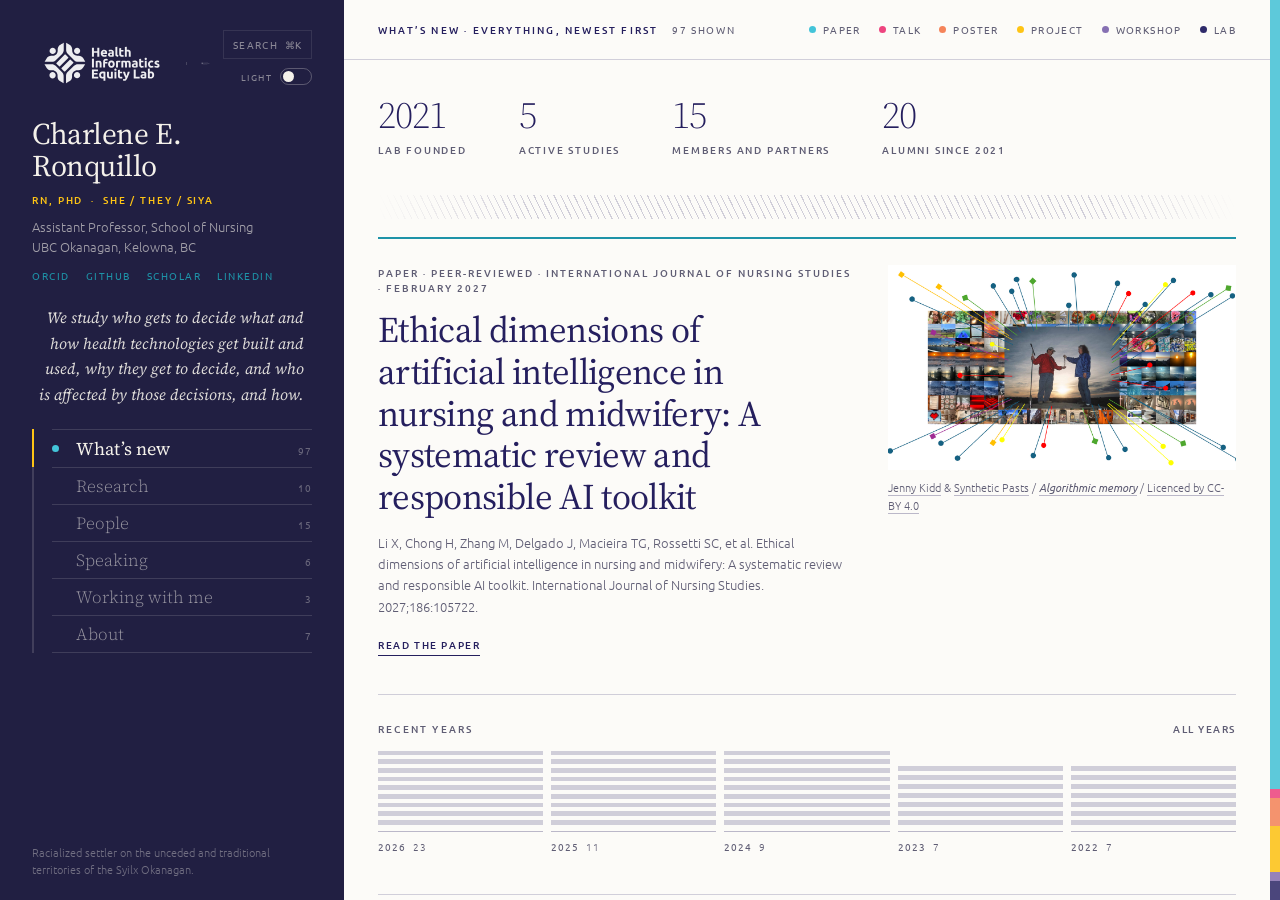
<file: index.html>
<!DOCTYPE html>
<html lang="en">
<head>
<meta charset="utf-8">
<meta name="viewport" content="width=device-width, initial-scale=1">
<title>Charlene E. Ronquillo — Health Informatics Equity Lab</title>
<meta name="description" content="Charlene E. Ronquillo, RN PhD — Assistant Professor, School of Nursing, UBC Okanagan. Health Informatics Equity Lab: AI, equity and nursing practice.">
<link rel="icon" href="assets/images/logo-white-logomark.svg">
<meta property="og:title" content="Charlene E. Ronquillo — Health Informatics Equity Lab">
<meta property="og:description" content="Who gets left out when health systems adopt new technology.">
<meta property="og:type" content="website">
<script>
(function(){try{var t=localStorage.getItem('hie-theme-v2');
if(t!=='light'&&t!=='dark')t=(window.matchMedia&&window.matchMedia('(prefers-color-scheme:dark)').matches)?'dark':'light';
document.documentElement.setAttribute('data-theme',t);}catch(e){document.documentElement.setAttribute('data-theme','dark');}})();
</script>
<link rel="preconnect" href="https://fonts.gstatic.com" crossorigin>
<link href="https://fonts.googleapis.com/css2?family=Ubuntu:wght@300;400;500;700&family=Poppins:wght@300;400;500&family=Source+Serif+4:ital,opsz,wght@0,8..60,300;0,8..60,400;0,8..60,600;1,8..60,300;1,8..60,400&display=swap" rel="stylesheet">
<style>
*,*::before,*::after{box-sizing:border-box}
:root[data-theme="light"]{--page:#EBE9E4;--surface:#FCFBF8;--tile:#F0EEE7;--rail:#211F42;--railfg:#F4F1EA;--ink:#251F5E;--body:#3A3852;--muted:#5F5D74;--line:rgba(37,31,94,.2);--hair:rgba(37,31,94,.15);--line2:rgba(37,31,94,.3);--mark:rgba(37,31,94,.2);--shadow:rgba(46,42,106,.4);--teal:#1E93A8;--pink:#D62468;--yell:#FEC415;--lav:#6B54A0}
:root[data-theme="dark"]{--page:#0F0E1B;--surface:#181729;--tile:#22213B;--rail:#0B0A16;--railfg:#EFECE4;--ink:#D6D2F6;--body:#B2AECA;--muted:#8F8BAB;--line:rgba(214,210,246,.17);--hair:rgba(214,210,246,.1);--line2:rgba(214,210,246,.28);--mark:rgba(214,210,246,.2);--shadow:rgba(0,0,0,.62);--teal:#5FD3E5;--pink:#FF6E9C;--yell:#FFD34A;--lav:#A895D8}
html,body{height:100%}
body{margin:0;background:var(--page);font-family:Poppins,sans-serif;color:var(--body);-webkit-font-smoothing:antialiased;overflow:hidden}
a{color:var(--ink);text-decoration:none}
a:hover{color:var(--pink)}
img{display:block;max-width:100%}
input,button,select,textarea{font-family:inherit;color:inherit}
::selection{background:var(--yell);color:var(--rail)}
:focus-visible{outline:2px solid var(--yell);outline-offset:2px}
.pane::-webkit-scrollbar{width:9px}
.pane::-webkit-scrollbar-thumb{background:var(--line2);border-radius:9px}
@keyframes paneIn{from{opacity:0;transform:translateY(9px)}to{opacity:1;transform:none}}
[data-reveal]>*{animation:paneIn .44s cubic-bezier(.22,.7,.2,1) both}
[data-reveal]>*:nth-child(1){animation-delay:0ms}
[data-reveal]>*:nth-child(2){animation-delay:55ms}
[data-reveal]>*:nth-child(3){animation-delay:110ms}
[data-reveal]>*:nth-child(4){animation-delay:165ms}
[data-reveal]>*:nth-child(5){animation-delay:220ms}
[data-reveal]>*:nth-child(6){animation-delay:275ms}
[data-reveal]>*:nth-child(7){animation-delay:330ms}
[data-reveal]>*:nth-child(8){animation-delay:385ms}
[data-reveal]>*:nth-child(9){animation-delay:440ms}
@media (prefers-reduced-motion:reduce){[data-reveal]>*{animation:none}*{transition-duration:.01ms!important}}

/* ── shell ───────────────────────────────── */
#app{height:100vh;display:grid;grid-template-columns:344px 1fr 10px;grid-template-rows:100%;background:var(--surface);overflow:hidden;position:relative}
#rail{background:var(--rail);color:var(--railfg);padding:30px 32px 22px;display:flex;flex-direction:column;gap:22px;min-height:0;overflow-y:auto}
#rail::-webkit-scrollbar{width:0}
#main{min-width:0;min-height:0;display:flex;flex-direction:column;background:var(--surface)}
#bar{height:60px;flex:none;border-bottom:1px solid var(--line);padding:0 34px;display:flex;align-items:center;justify-content:space-between;gap:20px}
#pane{flex:1;overflow-y:auto;padding:0 34px 44px}
#spine{background:var(--tile);display:flex;flex-direction:column}
.skip{position:absolute;left:14px;top:-56px;z-index:40;background:var(--yell);color:var(--ink);font:500 11px Ubuntu,sans-serif;letter-spacing:.16em;text-transform:uppercase;padding:11px 15px}
.skip:focus{top:14px}

/* ── type utilities ─────────────────────── */
.lab{font:500 10px Ubuntu,sans-serif;letter-spacing:.2em;text-transform:uppercase;color:var(--muted);margin:0}
.lab-s{font:500 9.5px Ubuntu,sans-serif;letter-spacing:.19em;text-transform:uppercase;color:var(--muted);margin:0}
.serif{font-family:'Source Serif 4',serif}
.sec{border-top:1px solid var(--line);padding-top:16px;margin-top:26px}
.hd{font:500 10px Ubuntu,sans-serif;letter-spacing:.22em;text-transform:uppercase;color:var(--muted);margin:0 0 14px}
.quote{font:400 19px/1.65 'Source Serif 4',serif;font-style:italic;color:var(--ink);margin:0 0 28px;max-width:58ch;hanging-punctuation:first}
.num{font-variant-numeric:tabular-nums}
.dot{width:7px;height:7px;border-radius:50%;flex:none}
.btn{all:unset;cursor:pointer;font:500 10px Ubuntu,sans-serif;letter-spacing:.16em;text-transform:uppercase;color:var(--ink);border-bottom:1px solid var(--yell);padding-bottom:3px}
.btn:hover{color:var(--pink);border-color:var(--pink)}
.link{font:500 9.5px Ubuntu,sans-serif;letter-spacing:.18em;text-transform:uppercase;color:var(--ink);border-bottom:1px solid var(--line2);padding-bottom:2px}
.link:hover{border-color:var(--pink)}
.ghost{all:unset;cursor:pointer;font:500 9.5px Ubuntu,sans-serif;letter-spacing:.16em;text-transform:uppercase;color:var(--muted);border-bottom:1px solid transparent;padding-bottom:2px}
.ghost:hover{color:var(--ink)}
.field{width:100%;font:400 14.5px 'Source Serif 4',serif;color:var(--ink);background:transparent;border:none;border-bottom:1px solid var(--line2);padding:6px 0;outline:none}
.field:focus{border-color:var(--ink)}
select.field{cursor:pointer}
textarea.field{font:300 14px/1.7 Ubuntu,sans-serif;resize:vertical;min-height:104px}
.flabel{display:block;font:500 9.5px Ubuntu,sans-serif;letter-spacing:.19em;text-transform:uppercase;color:var(--muted);margin-bottom:8px}
.row:hover{background:var(--tile)}
.chip:hover{color:var(--ink)!important;border-color:var(--line2)!important}
.acc{all:unset;cursor:pointer;display:flex;align-items:center;gap:8px;font:500 9px Ubuntu,sans-serif;letter-spacing:.17em;text-transform:uppercase;color:var(--muted);border-bottom:1px solid var(--line);padding-bottom:3px}
.acc:hover{color:var(--ink);border-color:var(--yell)}
.pht{all:unset;cursor:pointer;display:block;width:96px}
.pht[data-has="1"]:hover{outline:2px solid var(--yell);outline-offset:2px}
.ybar{background:var(--mark);transition:background .18s ease}
.ybtn:hover .ybar,.ybtn[data-on="1"] .ybar{background:var(--c)}
.ybtn:hover{border-bottom-color:var(--ink)!important}
.navbtn{all:unset;cursor:pointer;display:grid;grid-template-columns:14px 1fr auto;gap:10px;align-items:baseline;padding:6px 0;border-bottom:1px solid rgba(244,241,234,.14)}
.navbtn:hover{background:rgba(244,241,234,.07)}
.railbtn{all:unset;cursor:pointer;display:flex;align-items:center;gap:7px;font:400 9.5px Ubuntu,sans-serif;letter-spacing:.14em;text-transform:uppercase;color:var(--railfg);opacity:.5;border:1px solid rgba(244,241,234,.2);padding:6px 9px}
.railbtn:hover{opacity:1;border-color:var(--yell)}
.cta{all:unset;cursor:pointer;display:block;width:100%;text-align:left;font:400 16px 'Source Serif 4',serif;color:var(--railfg);border-bottom:1px solid rgba(254,196,21,.55);padding-bottom:4px;margin-bottom:9px}
.cta:hover{color:var(--yell);border-color:var(--yell)}

/* ── overlays ───────────────────────────── */
.veil{position:absolute;inset:0;z-index:30;background:rgba(33,31,66,.55);display:flex;align-items:flex-start;justify-content:center;padding:88px 20px 20px;overflow-y:auto}
.card{width:660px;max-width:100%;background:var(--surface);box-shadow:0 34px 80px -24px var(--shadow);display:flex;flex-direction:column}
.hit{all:unset;cursor:pointer;box-sizing:border-box;width:100%;display:grid;grid-template-columns:96px 1fr;gap:18px;padding:12px 22px;align-items:baseline;border-left:2px solid transparent}
.hit[data-on="1"]{background:var(--tile);border-left-color:var(--yell)}
[hidden]{display:none!important}

@media (max-width:1000px){
  body{overflow:auto}
  #app{height:auto;grid-template-columns:1fr;grid-template-rows:auto auto}
  #rail{overflow:visible}
  #main{min-height:70vh}
  #pane{overflow:visible;padding:0 22px 44px}
  #spine{display:none}
  .veil{position:fixed;padding-top:40px}
}

@media (max-width:760px){
  #rail{padding:22px 20px 20px;gap:18px}
  #rail h1{font-size:26px}
  #rail p[style*="text-align:right"]{text-align:left!important;max-width:none!important;font-size:15px!important}
  #bar{height:auto;min-height:56px;padding:10px 20px;flex-wrap:wrap;gap:8px 16px}
  #legend{flex-wrap:wrap;gap:10px 14px}
  #pane{padding:0 20px 40px}
  .quote{font-size:17px!important;line-height:1.6}
  .card{width:auto!important}
  .veil{padding:24px 12px 12px}
  .hit{grid-template-columns:1fr!important;gap:4px!important;padding:12px 16px}

  /* collapse fixed two- and three-column grids */
  #pane div[style*="grid-template-columns:1fr 348px"],
  #pane div[style*="grid-template-columns:76px 1fr 124px"],
  #pane div[style*="grid-template-columns:150px 1fr"],
  #pane div[style*="grid-template-columns:1fr 300px"],
  #pane div[style*="grid-template-columns:190px 1fr 200px"],
  #pane div[style*="grid-template-columns:250px 1fr"],
  #pane div[style*="grid-template-columns:210px 1fr"],
  #pane div[style*="grid-template-columns:1fr 1fr"],
  #pane div[style*="minmax(340px"],
  #pane div[style*="minmax(300px"],
  #pane div[style*="minmax(240px"]{grid-template-columns:1fr!important;gap:14px!important}
  #pane div[style*="grid-template-columns:210px 1fr"]{gap:2px!important}
  #pane div[style*="grid-template-columns:76px 1fr 124px"]{gap:8px!important}

  /* portrait columns shouldn't blow up once full width */
  #pane div[style*="grid-template-columns:250px 1fr"]>div:first-child,
  #pane div[style*="grid-template-columns:150px 1fr"]>img{max-width:190px}

  /* photo + text rows stay side by side, just tighter */
  #pane div[style*="grid-template-columns:96px 1fr"]{grid-template-columns:76px 1fr!important;gap:14px!important}
  #pane div[style*="grid-template-columns:96px 1fr"] [style*="width:96px"]{width:76px!important}
  #pane div[style*="minmax(150px"]{grid-template-columns:repeat(auto-fill,minmax(116px,1fr))!important}
  .pht,.pht>span{width:100%!important;max-width:116px}
}
</style>
</head>
<body>
<a class="skip" href="#main">Skip to content</a>

<div id="app">
  <aside id="rail">
    <div style="display:flex;align-items:flex-start;gap:13px">
      <div style="display:flex;align-items:center;gap:14px">
        <img src="assets/images/logo-white-primary.svg" alt="Health Informatics Equity Lab" style="width:140px;height:auto;opacity:.92">
        <a href="https://gradstudies.ok.ubc.ca/about/contact/charlene-esteban-ronquillo" target="_blank" rel="noopener noreferrer" aria-label="Faculty page, UBC Okanagan" style="display:block;padding-left:14px;border-left:1px solid rgba(244,241,234,.22);opacity:.82;transition:opacity .18s" onmouseover="this.style.opacity=1" onmouseout="this.style.opacity=.82">
          <img src="assets/images/ubc-ok-white.png" alt="UBC Okanagan" style="width:175px;height:auto;display:block">
        </a>
      </div>
      <div style="margin-left:auto;display:flex;flex-direction:column;align-items:flex-end;gap:9px">
        <button class="railbtn" id="searchBtn" aria-label="Search everything">Search <span style="letter-spacing:.06em">⌘K</span></button>
        <button id="themeBtn" role="switch" aria-label="Dark theme" style="all:unset;cursor:pointer;display:flex;align-items:center;gap:8px">
          <span id="themeLabel" style="font:400 9px Ubuntu,sans-serif;letter-spacing:.16em;text-transform:uppercase;color:var(--railfg);opacity:.5"></span>
          <span id="themeTrack" style="width:32px;height:17px;border-radius:9px;border:1px solid rgba(244,241,234,.28);display:flex;align-items:center;padding:2px;transition:background .2s">
            <span id="themeKnob" style="width:11px;height:11px;border-radius:50%"></span>
          </span>
        </button>
      </div>
    </div>

    <div>
      <h1 id="railName" style="font:400 30px/1.06 'Source Serif 4',serif;color:var(--railfg);margin:0 0 10px;letter-spacing:-.015em">Charlene E.<br>Ronquillo</h1>
      <p id="railCreds" style="font:500 10px Ubuntu,sans-serif;letter-spacing:.19em;text-transform:uppercase;color:var(--yell);margin:0 0 10px">RN, PhD &nbsp;·&nbsp; she / they / siya</p>
      <p id="railRole" style="font:300 13px/1.55 Ubuntu,sans-serif;margin:0 0 11px;opacity:.62">Assistant Professor, School of Nursing<br>UBC Okanagan, Kelowna, BC</p>
      <div id="socials" style="display:flex;gap:16px;align-items:center;font:400 9.5px Ubuntu,sans-serif;letter-spacing:.16em;text-transform:uppercase"></div>
    </div>

    <p id="railTagline" style="font:400 15.5px/1.65 'Source Serif 4',serif;font-style:italic;margin:0;opacity:.9;max-width:34ch;text-align:right">We study who gets to decide what and how health technologies get built and used, why they get to decide, and who is affected by those decisions, and how.</p>

    <div style="display:grid;grid-template-columns:2px 1fr;gap:18px;align-items:stretch">
      <div aria-hidden="true" style="background:rgba(244,241,234,.15);position:relative">
        <div id="progress" style="position:absolute;left:0;top:0;width:100%;height:0;background:var(--yell);transition:height .32s cubic-bezier(.22,.7,.2,1)"></div>
      </div>
      <nav id="nav" aria-label="Sections" style="display:flex;flex-direction:column;border-top:1px solid rgba(244,241,234,.14)"></nav>
    </div>

    <div style="margin-top:auto;padding-top:24px">
      <p style="font:300 10.5px/1.6 Ubuntu,sans-serif;margin:0;opacity:.38">Racialized settler on the unceded and traditional territories of the Syilx Okanagan.</p>
    </div>
  </aside>

  <main id="main">
    <div id="bar">
      <p style="display:flex;align-items:baseline;gap:14px;font:500 10px Ubuntu,sans-serif;letter-spacing:.22em;text-transform:uppercase;color:var(--ink);margin:0"><span id="paneTitle"></span><span id="paneCount" class="num" style="font:400 10px Ubuntu,sans-serif;letter-spacing:.16em;color:var(--muted)"></span></p>
      <div id="legend" style="display:flex;gap:18px;align-items:center"></div>
    </div>
    <div class="pane" id="pane"></div>
  </main>

  <div id="spine"></div>

  <div class="veil" id="palette" hidden></div>
  <div class="veil" id="dialog" hidden></div>
</div>

<script src="script.js" defer></script>
</body>
</html>
</file>
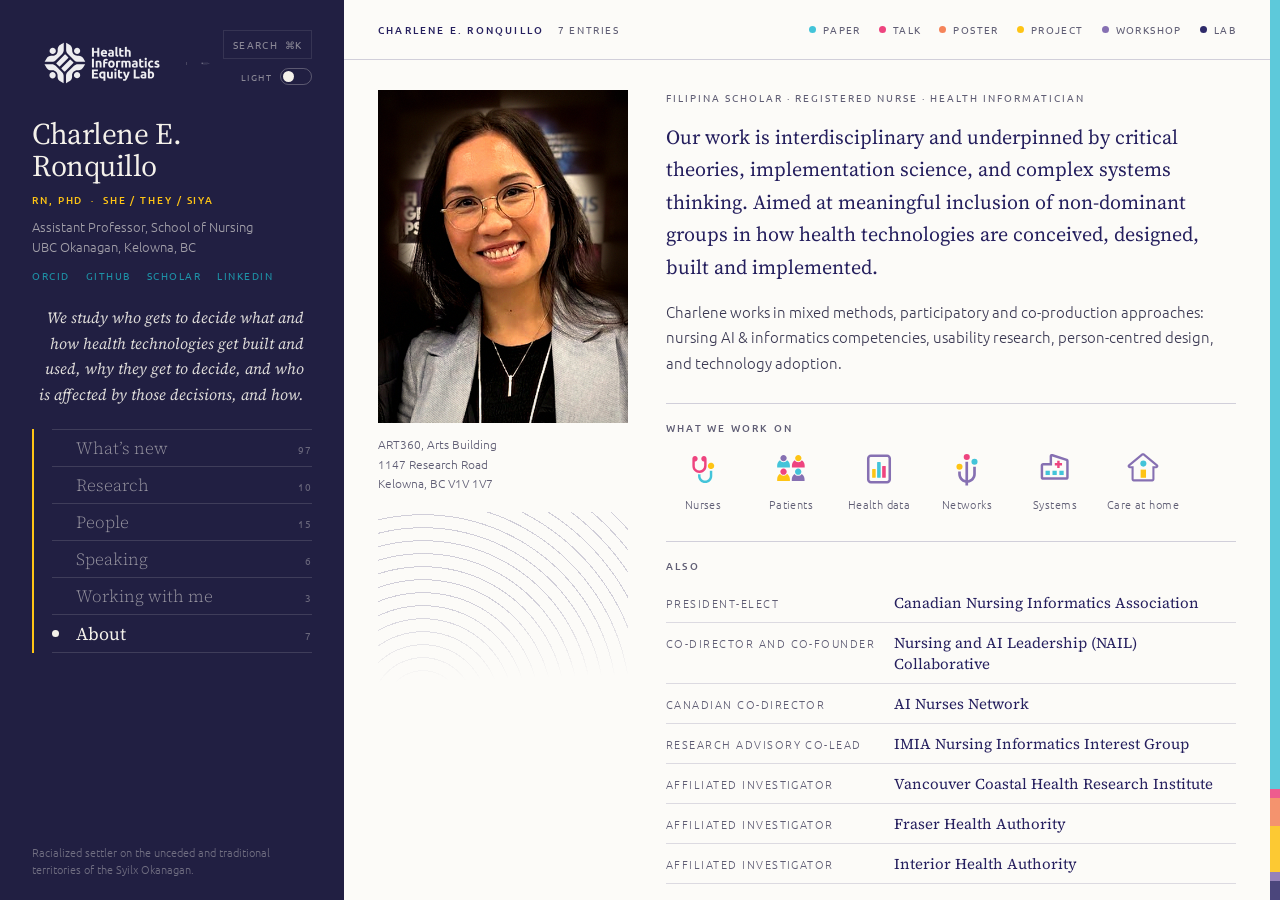
<file: about.html>
<!DOCTYPE html>
<html lang="en">
<head>
<meta charset="utf-8">
<title>About — Charlene E. Ronquillo</title>
<link rel="canonical" href="https://charleneronquillo.com/#/about">
<meta http-equiv="refresh" content="0;url=/#/about">
<script>location.replace('/#/about');</script>
</head>
<body style="margin:0;padding:40px;font:16px/1.6 system-ui,sans-serif;background:#0F0E1B;color:#B2AECA">
<p>This page has moved. <a href="/#/about" style="color:#FFD34A">Continue to about</a>.</p>
</body>
</html>
</file>
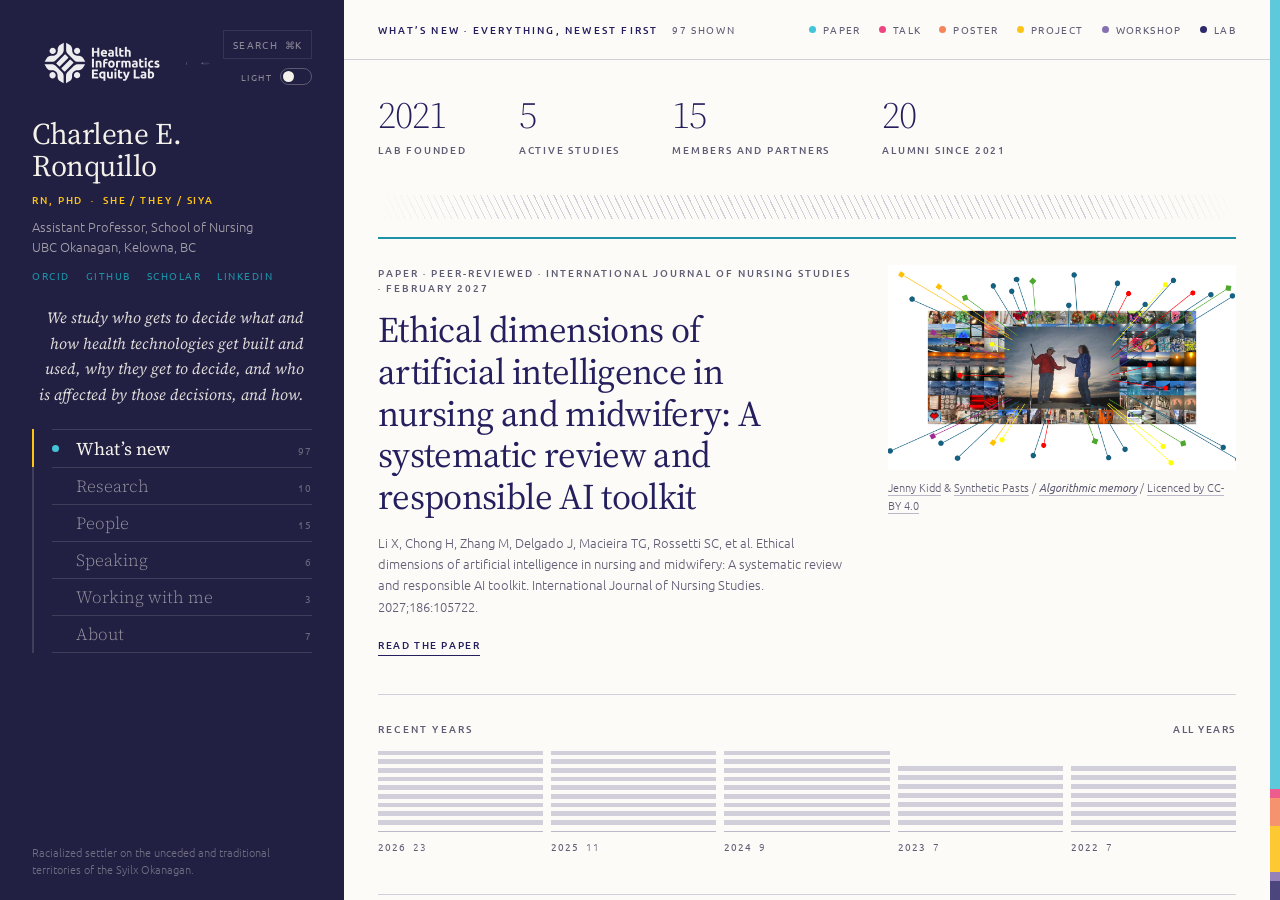
<file: news.html>
<!DOCTYPE html>
<html lang="en">
<head>
<meta charset="utf-8">
<title>What’s new — Charlene E. Ronquillo</title>
<link rel="canonical" href="https://charleneronquillo.com/#/stream">
<meta http-equiv="refresh" content="0;url=/#/stream">
<script>location.replace('/#/stream');</script>
</head>
<body style="margin:0;padding:40px;font:16px/1.6 system-ui,sans-serif;background:#0F0E1B;color:#B2AECA">
<p>This page has moved. <a href="/#/stream" style="color:#FFD34A">Continue to what’s new</a>.</p>
</body>
</html>
</file>
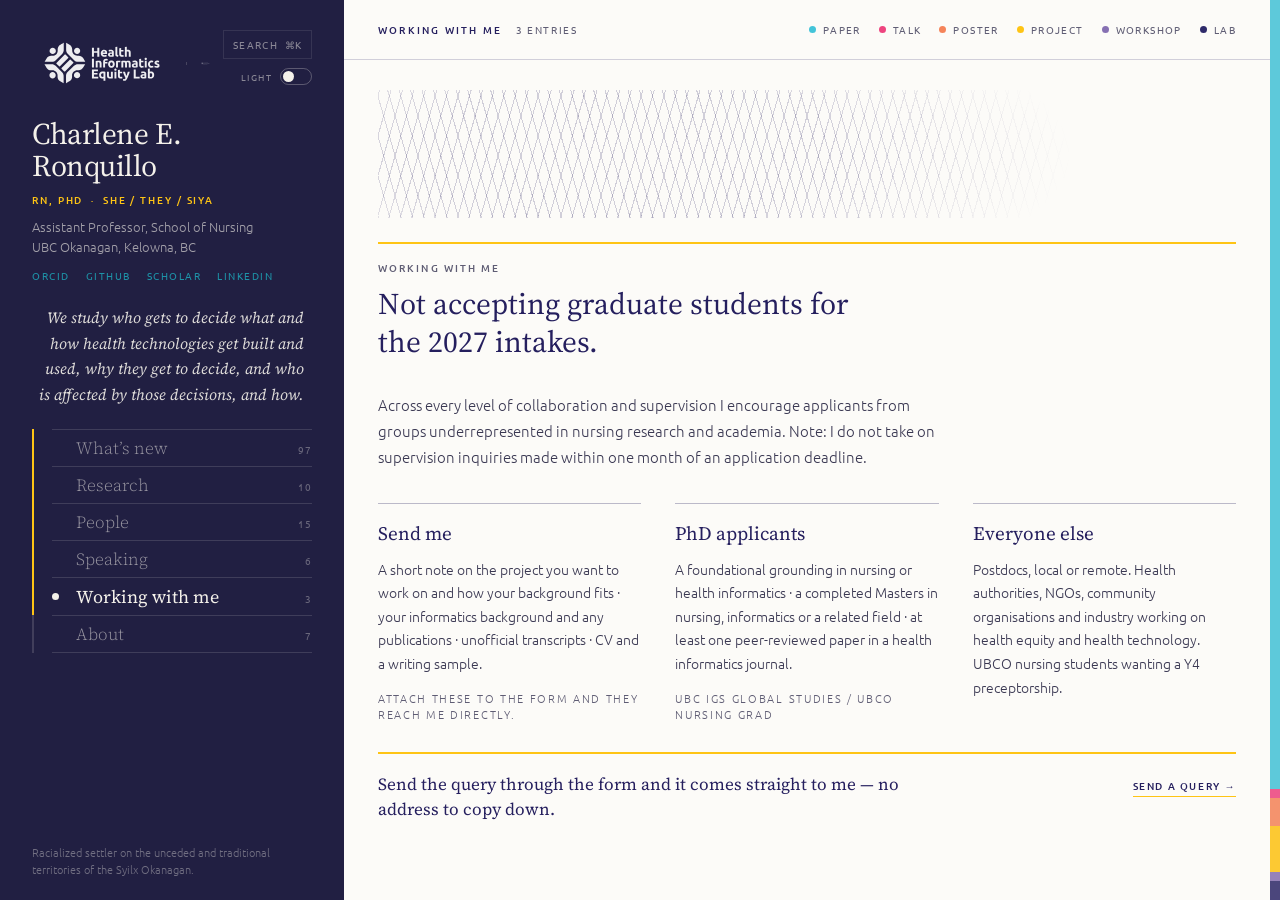
<file: opportunities.html>
<!DOCTYPE html>
<html lang="en">
<head>
<meta charset="utf-8">
<title>Working with me — Charlene E. Ronquillo</title>
<link rel="canonical" href="https://charleneronquillo.com/#/join">
<meta http-equiv="refresh" content="0;url=/#/join">
<script>location.replace('/#/join');</script>
</head>
<body style="margin:0;padding:40px;font:16px/1.6 system-ui,sans-serif;background:#0F0E1B;color:#B2AECA">
<p>This page has moved. <a href="/#/join" style="color:#FFD34A">Continue to working with me</a>.</p>
</body>
</html>
</file>
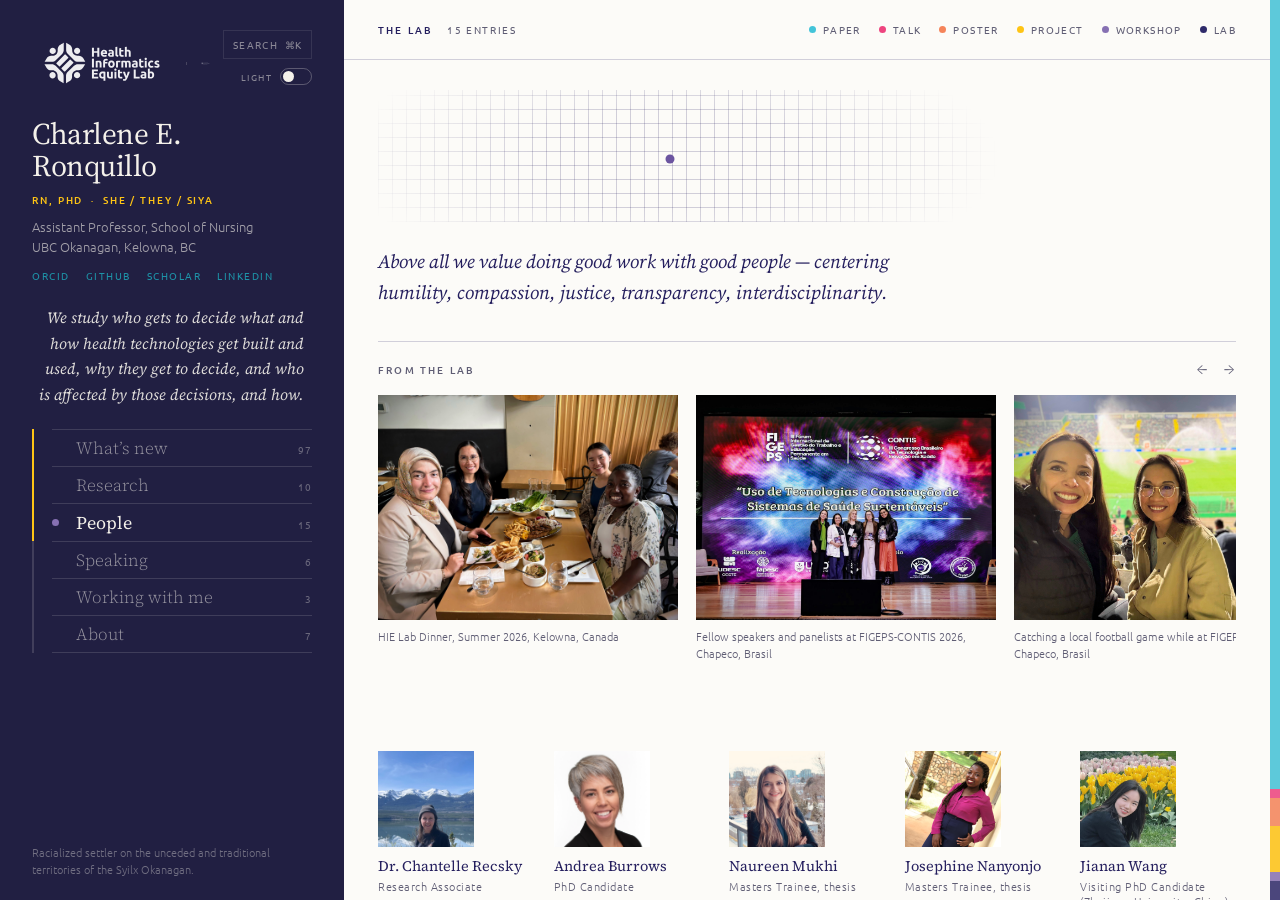
<file: people.html>
<!DOCTYPE html>
<html lang="en">
<head>
<meta charset="utf-8">
<title>People — Charlene E. Ronquillo</title>
<link rel="canonical" href="https://charleneronquillo.com/#/people">
<meta http-equiv="refresh" content="0;url=/#/people">
<script>location.replace('/#/people');</script>
</head>
<body style="margin:0;padding:40px;font:16px/1.6 system-ui,sans-serif;background:#0F0E1B;color:#B2AECA">
<p>This page has moved. <a href="/#/people" style="color:#FFD34A">Continue to people</a>.</p>
</body>
</html>
</file>
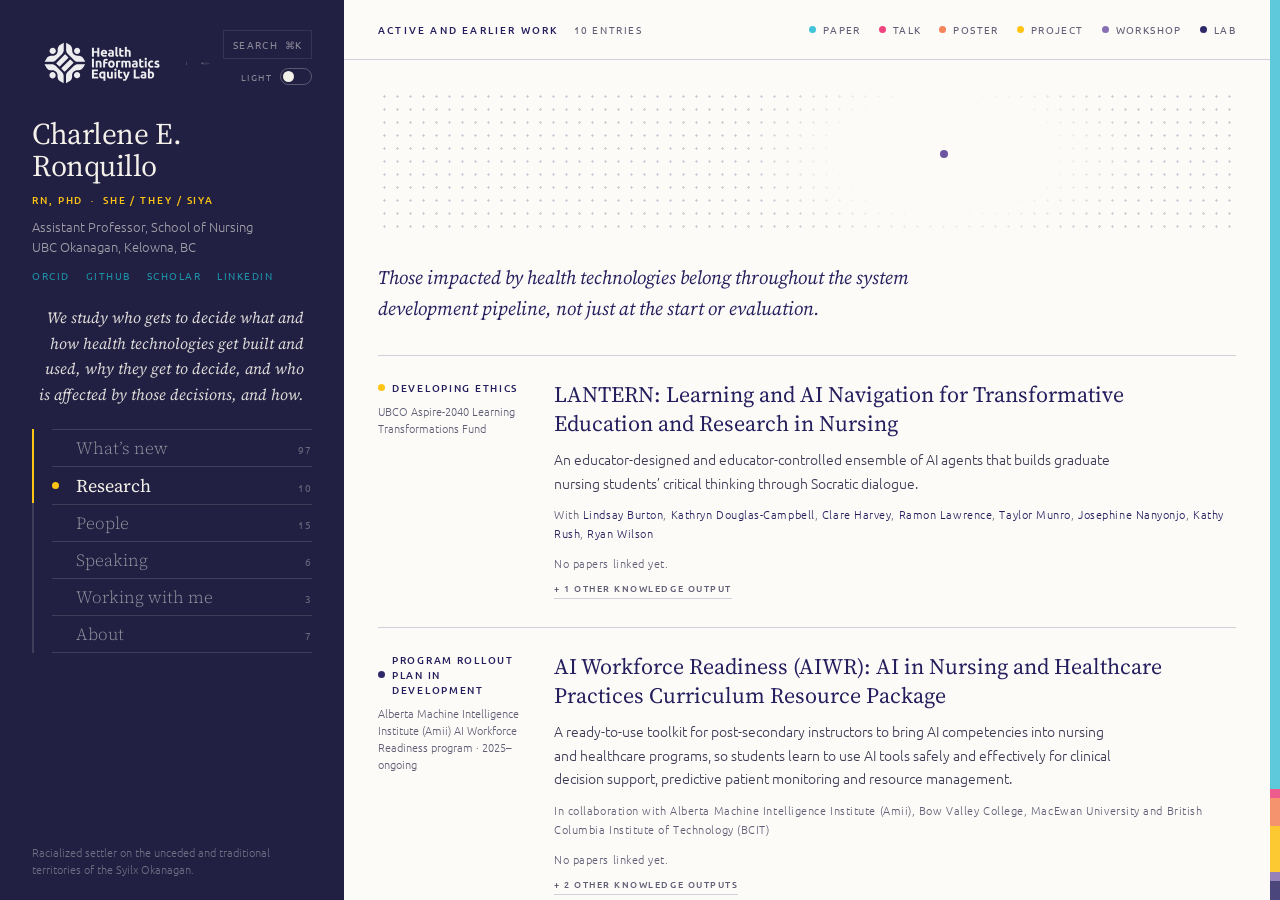
<file: research.html>
<!DOCTYPE html>
<html lang="en">
<head>
<meta charset="utf-8">
<title>Research — Charlene E. Ronquillo</title>
<link rel="canonical" href="https://charleneronquillo.com/#/research">
<meta http-equiv="refresh" content="0;url=/#/research">
<script>location.replace('/#/research');</script>
</head>
<body style="margin:0;padding:40px;font:16px/1.6 system-ui,sans-serif;background:#0F0E1B;color:#B2AECA">
<p>This page has moved. <a href="/#/research" style="color:#FFD34A">Continue to research</a>.</p>
</body>
</html>
</file>
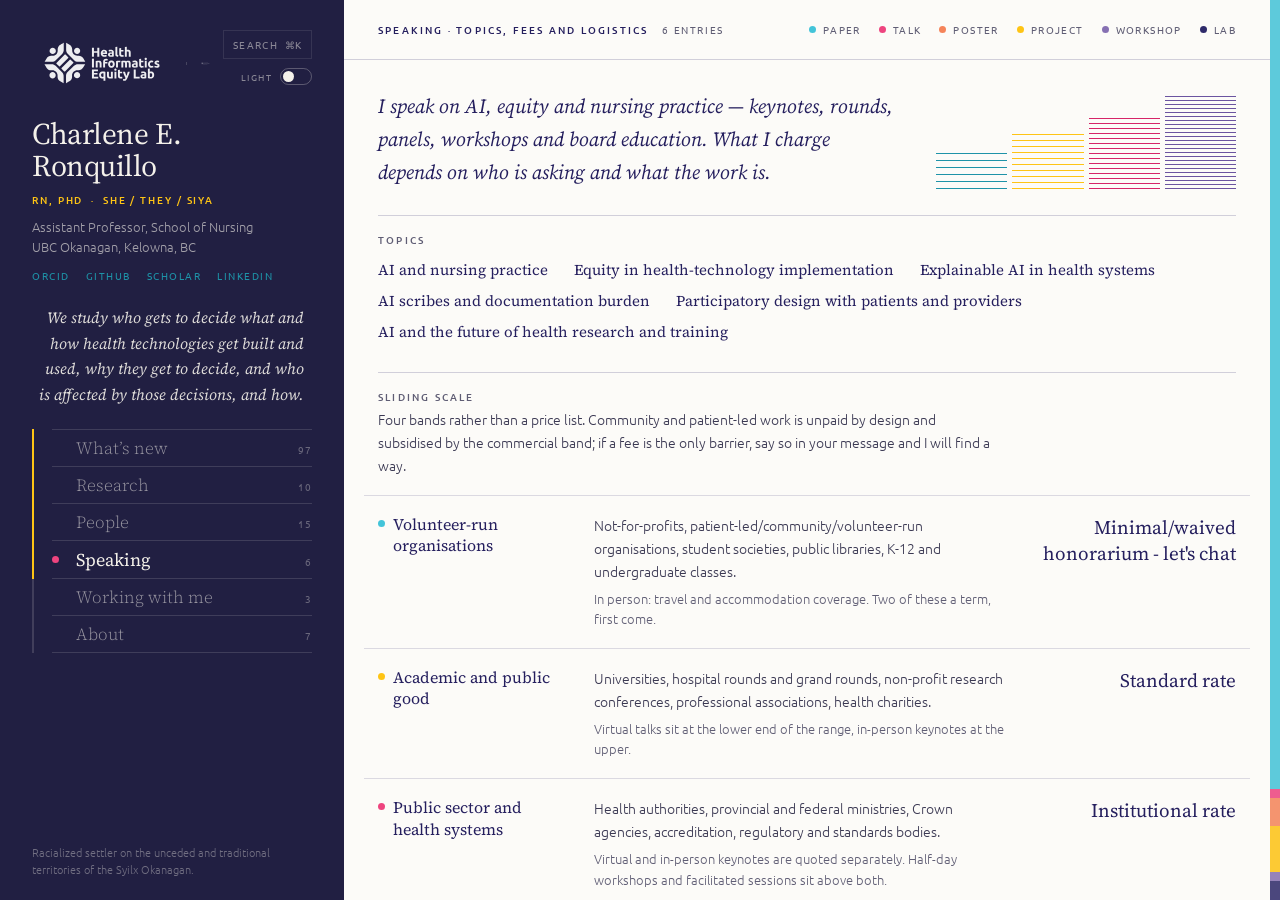
<file: speaking.html>
<!DOCTYPE html>
<html lang="en">
<head>
<meta charset="utf-8">
<title>Speaking — Charlene E. Ronquillo</title>
<link rel="canonical" href="https://charleneronquillo.com/#/speaking">
<meta http-equiv="refresh" content="0;url=/#/speaking">
<script>location.replace('/#/speaking');</script>
</head>
<body style="margin:0;padding:40px;font:16px/1.6 system-ui,sans-serif;background:#0F0E1B;color:#B2AECA">
<p>This page has moved. <a href="/#/speaking" style="color:#FFD34A">Continue to speaking</a>.</p>
</body>
</html>
</file>
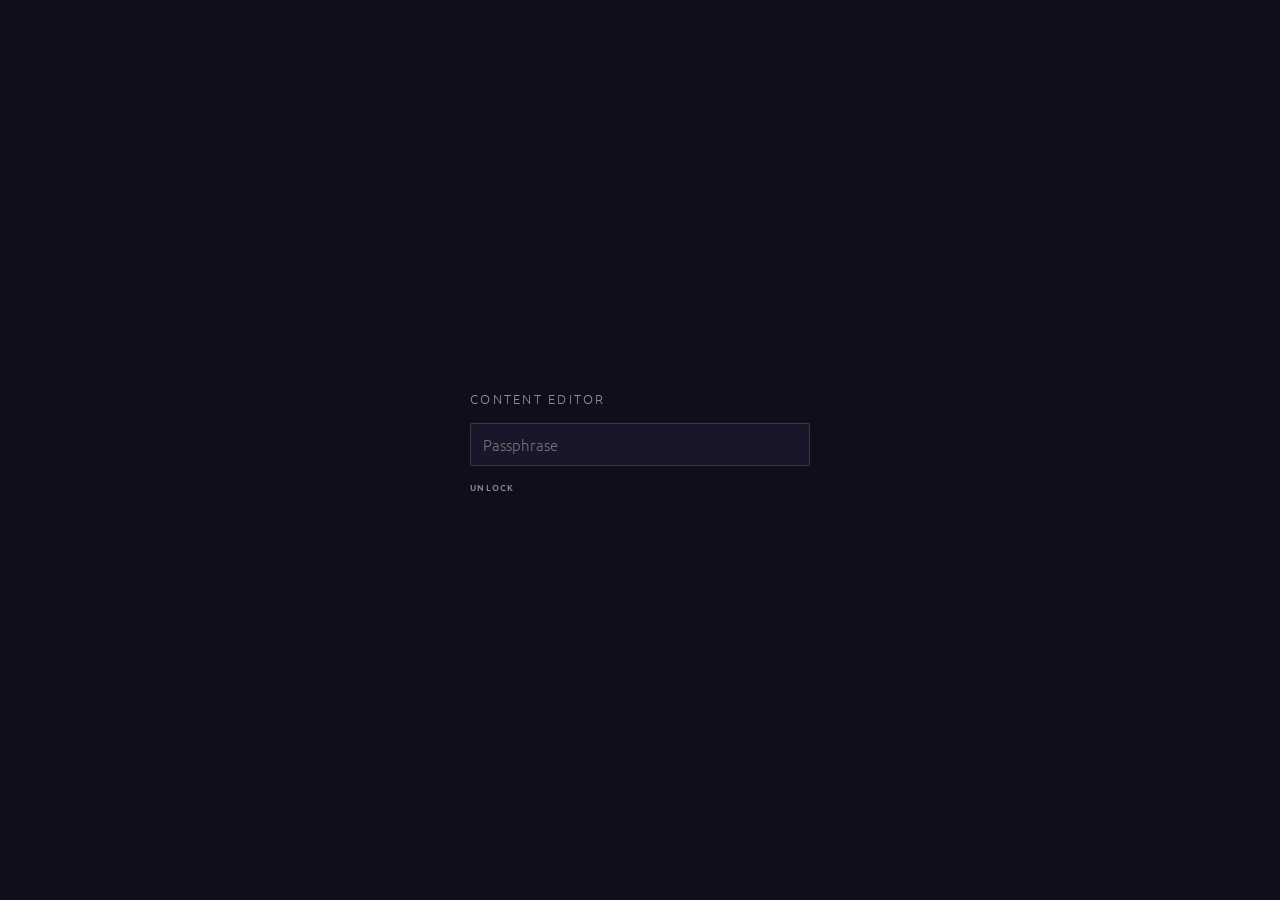
<file: local-editor/admin.html>
<!DOCTYPE html>
<html lang="en">
<head>
<meta charset="utf-8">
<meta name="viewport" content="width=device-width, initial-scale=1">
<meta name="robots" content="noindex,nofollow">
<title>Content editor — charleneronquillo.com</title>
<link href="https://fonts.googleapis.com/css2?family=Ubuntu:wght@300;400;500&family=Source+Serif+4:ital,opsz,wght@0,8..60,300;0,8..60,400;1,8..60,400&display=swap" rel="stylesheet">
<style>
*,*::before,*::after{box-sizing:border-box}
:root{--page:#0F0E1B;--surface:#181729;--tile:#22213B;--ink:#D6D2F6;--body:#B2AECA;--muted:#8F8BAB;--line:rgba(214,210,246,.17);--hair:rgba(214,210,246,.1);--yell:#FFD34A;--pink:#FF6E9C;--teal:#5FD3E5}
body{margin:0;background:var(--page);color:var(--body);font:300 14px/1.6 Ubuntu,sans-serif}
h1{font:400 26px 'Source Serif 4',serif;color:var(--ink);margin:0}
header{position:sticky;top:0;z-index:5;background:var(--page);border-bottom:1px solid var(--line);padding:20px 30px;display:flex;flex-wrap:wrap;align-items:center;gap:18px}
main{padding:26px 30px 90px;max-width:1080px}
button{all:unset;cursor:pointer;font:500 10px Ubuntu,sans-serif;letter-spacing:.16em;text-transform:uppercase;color:var(--ink);border-bottom:1px solid var(--yell);padding-bottom:3px}
button:hover{color:var(--pink);border-color:var(--pink)}
button.mini{font-size:9px;letter-spacing:.14em;color:var(--muted);border-color:transparent}
button.mini:hover{color:var(--pink)}
input,textarea,select{width:100%;font:300 14px/1.6 Ubuntu,sans-serif;color:var(--ink);background:var(--tile);border:1px solid transparent;border-radius:2px;padding:8px 10px;outline:none}
input:focus,textarea:focus{border-color:var(--teal)}
textarea{min-height:80px;resize:vertical}
input[type=checkbox]{width:auto}
label{display:block}
.lab{font:500 9.5px Ubuntu,sans-serif;letter-spacing:.18em;text-transform:uppercase;color:var(--muted);margin:0 0 6px}
section.group{border-top:1px solid var(--line);padding:20px 0 8px}
h2{font:400 20px 'Source Serif 4',serif;color:var(--ink);margin:0 0 4px;text-transform:capitalize}
.item{background:var(--surface);border-left:2px solid var(--hair);padding:14px 16px;margin:0 0 12px}
.item:hover{border-left-color:var(--yell)}
.grid{display:grid;grid-template-columns:repeat(auto-fit,minmax(240px,1fr));gap:14px}
.row{display:flex;align-items:center;justify-content:space-between;gap:14px;margin-bottom:10px}
#status{font:300 12.5px Ubuntu,sans-serif;color:var(--muted);margin:0}
.artgrid{display:grid;grid-template-columns:repeat(auto-fill,minmax(200px,1fr));gap:16px;margin:4px 0 18px}
.art{all:unset;cursor:pointer;display:block;background:var(--surface);padding:10px;border:1px solid transparent}
.art:hover{border-color:var(--teal)}
.art[data-on="1"]{border-color:var(--yell)}
.art .thumb{display:block;width:100%;aspect-ratio:16/9;background:var(--tile) center/cover no-repeat}
.art p{margin:9px 0 0;font:300 12.5px/1.5 Ubuntu,sans-serif;color:var(--ink)}
.art span{font:500 9px Ubuntu,sans-serif;letter-spacing:.16em;text-transform:uppercase;color:var(--muted)}
.art[data-on="1"] span{color:var(--yell)}
details{background:var(--surface);border-left:2px solid var(--hair);padding:12px 16px;margin:0 0 12px}
summary{cursor:pointer;font:500 9.5px Ubuntu,sans-serif;letter-spacing:.18em;text-transform:uppercase;color:var(--muted)}
summary:hover{color:var(--ink)}
a{color:var(--teal)}
.hint{font:300 12.5px/1.7 Ubuntu,sans-serif;color:var(--muted);max-width:78ch;margin:0 0 22px}
#gate{position:fixed;inset:0;background:var(--page);display:flex;align-items:center;justify-content:center;z-index:99}
#gate form{display:flex;flex-direction:column;gap:14px;width:min(340px,80vw)}
#gate p{font:300 12.5px/1.7 Ubuntu,sans-serif;color:var(--muted);margin:0}
#gate input{font:300 15px Ubuntu,sans-serif;padding:10px 12px;background:var(--surface);border:1px solid var(--line);color:var(--ink)}
#gate button{align-self:flex-start}
body[data-locked="1"] header,body[data-locked="1"] main{display:none}
</style>
</head>
<body data-locked="1">
<div id="gate"><form>
  <p class="lab">Content editor</p>
  <input type="password" id="pw" placeholder="Passphrase" autocomplete="current-password">
  <button type="submit" class="mini">Unlock</button>
  <p id="gatemsg"></p>
</form></div>
<header>
  <h1>Content editor</h1>
  <span style="font:500 9.5px Ubuntu,sans-serif;letter-spacing:.16em;text-transform:uppercase;color:var(--yell);border:1px solid var(--yell);border-radius:2px;padding:3px 7px">v3 &middot; papers picker</span>
  <p id="status">Loading content.json…</p>
  <div style="margin-left:auto;display:flex;gap:22px">
    <button id="download">Download content.json</button>
    <button id="copy">Copy JSON</button>
    <button id="reload">Discard changes</button>
  </div>
</header>
<main>
  <p class="hint">Edit the fields, download the file, and commit it over <code>content.json</code> in the repository. The site reads this file at load, so the change is live as soon as the Pages build finishes. Publications are not edited here — they are regenerated from ORCID every Monday into <code>publications.json</code>.</p>
  <section class="group" id="headline"></section>
  <div id="editor"></div>
</main>
<script>
const GATE_HASH = 'b2c206f5babb281c4366e33d5e86403904a7df256618a149152b7dbfd9e66473';
async function sha(s) {
  const b = await crypto.subtle.digest('SHA-256', new TextEncoder().encode(s + 'hie-lab'));
  return [...new Uint8Array(b)].map(x => x.toString(16).padStart(2, '0')).join('');
}
document.querySelector('#gate form').addEventListener('submit', async e => {
  e.preventDefault();
  if (await sha(document.getElementById('pw').value) === GATE_HASH) {
    sessionStorage.setItem('hie-admin', '1');
    document.getElementById('gate').remove();
    document.body.dataset.locked = '0';
  } else document.getElementById('gatemsg').textContent = 'Not that one.';
});
if (sessionStorage.getItem('hie-admin') === '1') { document.getElementById('gate').remove(); document.body.dataset.locked = '0'; }

const LONG = /description|body|focus|alt|tagline|intro|note|lead|quote|consent|detail|who|funders|address|likes|dislikes|scaleNote|pieIntro|openHead|message/i;
const HIDE = ['types', 'panes', 'art'];
let DATA = null, LEAD = null;

let LEADERR = '';

let PUBSRC = '';
const SORTP = a => a.slice().sort((x, y) => (y.year || 0) - (x.year || 0) || (y.month || 0) - (x.month || 0) || (y.day || 0) - (x.day || 0));

function withTimeout(promise, ms) {
  return new Promise(res => {
    let done = false;
    const t = setTimeout(() => { if (!done) { done = true; res(null); } }, ms);
    promise.then(v => { if (!done) { done = true; clearTimeout(t); res(v); } },
                 () => { if (!done) { done = true; clearTimeout(t); res(null); } });
  });
}

function grabPubs(url) {
  return fetch(url, { cache: 'no-store' })
    .then(r => { if (!r.ok) throw new Error(r.status); return r.json(); })
    .then(p => {
      const arr = Array.isArray(p) ? p : (p.items || p.publications || p.records || null);
      if (!Array.isArray(arr) || !arr.length) throw new Error('empty');
      return arr;
    });
}

function loadPubs() {
  const local = ['../publications.json', 'publications.json', '/publications.json'];
  const live = 'https://charleneronquillo.com/publications.json';
  const localChain = local.reduce((acc, u) => acc.then(r => r || grabPubs(u).catch(() => null)), Promise.resolve(null));
  return Promise.all([withTimeout(localChain, 8000), withTimeout(grabPubs(live), 6000)]).then(([lo, li]) => {
    const pick = (li && (!lo || li.length >= lo.length)) ? { arr: li, src: 'the live site' } : (lo ? { arr: lo, src: 'your local publications.json' } : null);
    if (!pick) { LEADERR = 'Could not read publications.json locally or from charleneronquillo.com. Open this page through the launcher, or pull the latest repository.'; LEAD = null; return; }
    LEAD = SORTP(pick.arr);
    PUBSRC = pick.src + ' — ' + LEAD.length + ' papers';
    if (lo && li && li.length > lo.length) PUBSRC += '. Your local copy has ' + lo.length + '; pull the repository to catch up.';
    LEADERR = '';
  });
}

let SHOWALL = false;
const feedPapers = () => ((DATA && DATA.feed) || [])
  .filter(x => x && x.type === 'Paper' && x.title)
  .map(x => ({ title: x.title, vancouver_citation: x.venue || '', url: x.href || '', doi: '', manual: true, key: 'title:' + x.title }));

function pubList() {
  const orcid = (Array.isArray(LEAD) ? LEAD : []).map(x => Object.assign({}, x, { key: x.doi ? 'doi:' + x.doi : 'title:' + x.title }));
  const seen = {};
  orcid.forEach(x => { seen[String(x.title || '').toLowerCase().replace(/[^a-z0-9]+/g, ' ').trim()] = 1; });
  const manual = feedPapers().filter(x => !seen[String(x.title || '').toLowerCase().replace(/[^a-z0-9]+/g, ' ').trim()]);
  return manual.concat(orcid);
}
const topThree = () => pubList().slice(0, SHOWALL ? pubList().length : 8);

function leadPaper() {
  const want = ((DATA.site.leadPaperDoi || '')).trim().toLowerCase();
  const chosen = want && pubList().find(x => String(x.key || '').toLowerCase() === want || String(x.doi || '').toLowerCase() === want);
  const p = chosen || pubList()[0] || null;
  if (p) return { title: p.title || '', citation: p.vancouver_citation || '', url: p.url || (p.doi ? 'https://doi.org/' + p.doi : ''), src: chosen ? 'Chosen by you' : 'Chosen automatically — newest entry in the ORCID record' };
  const f = (DATA.feed || []).find(x => x.type === 'Paper') || {};
  return { title: f.title || '', citation: f.venue || '', url: f.href || '', src: 'from the stream — the ORCID list could not be read' };
}

const label = k => k.replace(/([a-z])([A-Z])/g, '$1 $2').replace(/_/g, ' ');

function fieldFor(obj, key, val, path) {
  const id = path.join('.');
  if (typeof val === 'boolean') {
    return `<label style="display:flex;align-items:center;gap:10px;margin:6px 0"><input type="checkbox" data-p="${id}"${val ? ' checked' : ''}><span class="lab" style="margin:0">${label(key)}</span></label>`;
  }
  if (typeof val === 'number') return `<label><span class="lab">${label(key)}</span><input type="number" data-p="${id}" value="${val}"></label>`;
  if (typeof val === 'string') {
    const long = LONG.test(key) || val.length > 110 || val.includes('\n');
    return `<label><span class="lab">${label(key)}</span>${long
      ? `<textarea data-p="${id}">${esc(val)}</textarea>`
      : `<input data-p="${id}" value="${esc(val)}">`}</label>`;
  }
  return '';
}
const esc = s => String(s).replace(/[&<>"]/g, c => ({ '&': '&amp;', '<': '&lt;', '>': '&gt;', '"': '&quot;' }[c]));

function allPaperTitles() {
  const fromOrcid = (Array.isArray(LEAD) ? LEAD : []).map(p => p && p.title).filter(Boolean);
  const fromFeed = (DATA.feed || []).filter(x => x.type === 'Paper').map(x => x.title).filter(Boolean);
  return [...new Set([...fromOrcid, ...fromFeed])];
}

function renderPapers(val, path) {
  const id = path.join('.');
  const known = allPaperTitles();
  const extra = val.filter(t => !known.includes(t));
  const list = [...known, ...extra];
  if (!list.length) return '<p class="hint" style="margin:0">No publications loaded — open this page through a web server so publications.json can be read.</p>';
  return `<p class="hint" style="margin:0 0 8px">Tick every paper that belongs to this study. Nothing is matched automatically.</p>
    <input class="pfilter" placeholder="Filter papers…" style="margin-bottom:8px">
    <div class="papers" style="max-height:260px;overflow:auto;border:1px solid var(--hair);border-radius:2px;padding:8px 10px">
      ${list.map(t => `<label style="display:flex;gap:10px;align-items:flex-start;padding:5px 0;border-bottom:1px solid var(--hair);font:300 13px/1.5 Ubuntu,sans-serif;color:${val.includes(t) ? 'var(--ink)' : 'var(--body)'}">
        <input type="checkbox" data-paper="${id}" data-title="${esc(t)}"${val.includes(t) ? ' checked' : ''} style="margin-top:3px">
        <span>${esc(t)}</span></label>`).join('')}
    </div>
    <p class="lab pcount" style="margin:10px 0 0">${val.length} linked</p>`;
}

const MONTHS = ['JAN','FEB','MAR','APR','MAY','JUN','JUL','AUG','SEP','OCT','NOV','DEC'];
const nowStamp = () => { const d = new Date(); return MONTHS[d.getMonth()] + ' ' + d.getFullYear(); };
const FEEDTYPES = ['Talk','Workshop','Conference','Paper','Project','Lab','Award','Media','Teaching'];

const feedForm = () => `<div class="item" style="border-left-color:var(--yell);margin-bottom:18px">
  <p class="lab" style="margin:0 0 4px">Add something to the stream</p>
  <p class="hint" style="margin:0 0 12px">Fill in what you have and press Add — it goes to the top of the stream, where you can refine it or add action links.</p>
  <div class="grid">
    <label><span class="lab">Title</span><input id="nf-title" placeholder="Invited keynote on nursing informatics"></label>
    <label><span class="lab">Type</span><select id="nf-type" style="font:300 13px Ubuntu,sans-serif;padding:8px 10px;background:transparent;color:var(--ink);border:1px solid var(--line)">${FEEDTYPES.map(t => `<option${t === 'Talk' ? ' selected' : ''}>${t}</option>`).join('')}</select></label>
    <label><span class="lab">Date</span><input id="nf-date" value="${nowStamp()}" placeholder="SEP 2026"></label>
    <label><span class="lab">Venue or detail</span><input id="nf-venue" placeholder="Conference · City, Country"></label>
    <label style="grid-column:1/-1"><span class="lab">Link (optional)</span><input id="nf-href" placeholder="https://…"></label>
    <label><span class="lab">Link label</span><input id="nf-label" placeholder="Event site"></label>
  </div>
  <div style="margin-top:12px"><button class="mini" id="feedadd" style="border-color:var(--yell);color:var(--yell)">+ Add to the stream</button></div>
</div>`;

function renderValue(val, path) {
  if (Array.isArray(val)) {
    if (path[path.length - 1] === 'papers') return renderPapers(val, path);
    const isFeed = path.length === 1 && path[0] === 'feed';
    const outs = path[path.length - 1] === 'outputs';
    const simple = !outs && val.every(v => typeof v === 'string');
    if (simple) {
      return `<div>${val.map((v, i) => `<div style="display:flex;gap:10px;align-items:center;margin-bottom:8px"><input data-p="${path.concat(i).join('.')}" value="${esc(v)}"><button class="mini" data-del="${path.concat(i).join('.')}">Remove</button></div>`).join('')}
        <button class="mini" data-add="${path.join('.')}" data-kind="string">+ Add</button></div>`;
    }
    return `<div>${isFeed ? feedForm() : ''}${val.map((v, i) => `<div class="item">
        <div class="row"><span class="lab" style="margin:0">${isFeed ? esc(v.type || 'Entry') + ' — ' + esc(v.date || 'no date') : label(path[path.length - 1]) + ' ' + (i + 1)}</span>
          <span style="display:flex;gap:16px">
            <button class="mini" data-move="${path.concat(i).join('.')}" data-dir="-1">↑</button>
            <button class="mini" data-move="${path.concat(i).join('.')}" data-dir="1">↓</button>
            <button class="mini" data-del="${path.concat(i).join('.')}">Delete</button>
          </span></div>
        ${renderValue(v, path.concat(i))}</div>`).join('')}
      ${outs ? '<p class="hint" style="margin:0 0 8px">Presentations, videos, posters, reports, plain-language materials. Kind: Presentation, Video, Poster, Report, Plain language.</p>' : ''}
      <button class="mini" data-add="${path.join('.')}" data-kind="object">+ Add ${outs ? 'an output' : 'entry'}</button></div>`;
  }
  if (val && typeof val === 'object') {
    const scalars = Object.keys(val).filter(k => (typeof val[k] !== 'object' || val[k] === null) && !(path[0] === 'site' && k === 'leadPaperDoi'));
    const nests = Object.keys(val).filter(k => val[k] && typeof val[k] === 'object');
    return `<div class="grid">${scalars.map(k => fieldFor(val, k, val[k], path.concat(k))).join('')}</div>
      ${nests.map(k => `<div style="margin-top:16px"><p class="lab">${label(k)}</p>${renderValue(val[k], path.concat(k))}</div>`).join('')}`;
  }
  return '';
}

function renderHeadline() {
  const art = DATA.art || (DATA.art = []), current = DATA.site.headlineImage, lead = leadPaper();
  const top = topThree(), want = (DATA.site.leadPaperDoi || '').trim().toLowerCase();
  document.getElementById('headline').innerHTML = `<h2>Highlighted paper</h2>
  <p class="hint">Pick which paper sits at the top of the front page. Leave it on <em>Most recent</em> and the front page follows the ORCID record automatically. Papers are ordered newest first; ones ORCID reports with a year but no month sort to the end of their year.</p>
  ${PUBSRC ? `<p class="hint" style="color:var(--muted)">Reading ${esc(PUBSRC)} <button id="retrypubs" style="font:inherit;color:var(--yell);background:none;border:1px solid var(--yell);padding:2px 8px;cursor:pointer;margin-left:6px">Refresh</button></p>` : ''}
  <div style="display:grid;gap:8px;margin:0 0 20px">
    ${[{ key: '', doi: '', title: 'Most recent — follow the ORCID record automatically', citation: '' }].concat(top).map(p => {
      const on = (String(p.key || '').toLowerCase() === want) || (!want && !p.key);
      return `<button class="item" data-lead="${esc(p.key || '')}" style="box-sizing:border-box;text-align:left;cursor:pointer;width:100%;background:${on ? 'var(--card-on,rgba(255,255,255,.05))' : 'transparent'};border-left-color:${on ? 'var(--yell)' : 'var(--line)'}">
        <p style="font:400 ${p.key ? '16px' : '13px'}/1.4 'Source Serif 4',serif;color:var(--ink);margin:0;max-width:56ch;text-transform:none;letter-spacing:0">${esc(p.title || 'Untitled')}</p>
        ${(p.vancouver_citation || p.citation) ? `<p style="font:300 11.5px/1.6 Ubuntu,sans-serif;color:var(--muted);margin:5px 0 0;text-transform:none;letter-spacing:0">${esc(p.vancouver_citation || p.citation)}</p>` : ''}
        <p style="font:300 10.5px Ubuntu,sans-serif;letter-spacing:.14em;text-transform:uppercase;color:${on ? 'var(--yell)' : 'var(--muted)'};margin:7px 0 0">${on ? 'On the front page' : 'Use this one'}${p.manual ? ' · added by hand' : ''}</p>
      </button>`;
    }).join('')}
  </div>
  ${pubList().length > 8 ? `<p class="hint"><button id="togglepubs" style="font:inherit;color:var(--yell);background:none;border:1px solid var(--yell);padding:3px 10px;cursor:pointer">${SHOWALL ? 'Show only the 8 most recent' : 'Show all ' + pubList().length + ' papers'}</button></p>` : ''}
  ${top.length ? '' : `<p class="hint" style="color:var(--yell)">${esc(LEADERR || 'No publications loaded yet.')} <button id="retrypubs" style="font:inherit;color:var(--yell);background:none;border:1px solid var(--yell);padding:2px 8px;cursor:pointer;margin-left:6px">Try again</button></p>`}
  <h2>Highlight paper image</h2>
  <div class="item" style="border-left-color:var(--teal);margin-bottom:16px">
    <p class="lab">The paper this image sits beside</p>
    <p style="font:400 19px/1.35 'Source Serif 4',serif;color:var(--ink);margin:0 0 6px;max-width:52ch">${esc(lead.title) || 'No paper found'}</p>
    <p style="font:300 12px/1.6 Ubuntu,sans-serif;color:var(--muted);margin:0">${esc(lead.citation)}</p>
    <p style="font:300 11.5px/1.6 Ubuntu,sans-serif;color:var(--muted);margin:8px 0 0">${lead.url ? `<a href="${esc(lead.url)}" target="_blank" rel="noopener">Open the paper</a> · ` : ''}${esc(lead.src)}. Title, citation and link are not edited here — only the image beside them is.</p>
  </div>
  <p class="hint">Pick the image that runs beside the highlighted paper on the front page. Images come from <a href="https://betterimagesofai.org/images" target="_blank" rel="noopener">Better Images of AI</a> — browse the gallery, open an image, then add it below with its artist and credit details. Download the file into <code>assets/images/headlines/</code> and commit it alongside this file so the site is not hotlinking.</p>
  <div class="artgrid">${art.map((a, i) => `<button class="art" data-pick="${esc(a.title)}" data-on="${a.title === current ? 1 : 0}">
    <span class="thumb" style="background-image:url('${esc(a.local)}')"></span>
    <p>${esc(a.title || 'Untitled')}</p>
    <span>${a.title === current ? 'On the front page' : 'Use this one'}</span></button>`).join('')}</div>
  ${art.length ? '' : '<p class="hint">No images yet — add one to fill the slot beside the highlighted paper.</p>'}
  ${art.map((a, i) => `<details${a.title === current ? ' open' : ''}><summary>${esc(a.title || 'Untitled')} — credit and file details</summary>
    <div style="margin-top:14px">${renderValue(a, ['art', i])}</div>
    <div style="margin-top:12px"><button class="mini" data-del="art.${i}">Delete this image</button></div></details>`).join('')}
  <button class="mini" data-addart="1">+ Add an image from Better Images of AI</button>`;
}

function render() {
  renderHeadline();
  document.getElementById('editor').innerHTML = Object.keys(DATA).filter(k => !HIDE.includes(k)).map(k =>
    `<section class="group"><h2>${label(k)}</h2>${renderValue(DATA[k], [k])}</section>`).join('');
}

const at = p => p.slice(0, -1).reduce((o, k) => o[k], DATA);
const parse = s => s.split('.').map(k => (/^\d+$/.test(k) ? Number(k) : k));

document.addEventListener('input', e => {
  if (e.target.classList.contains('pfilter')) {
    const q = e.target.value.trim().toLowerCase();
    e.target.parentElement.querySelectorAll('.papers label').forEach(l => {
      l.style.display = !q || l.textContent.toLowerCase().includes(q) ? '' : 'none';
    });
    return;
  }
  if (e.target.dataset.paper) {
    const arr = parse(e.target.dataset.paper).reduce((o, k) => o[k], DATA);
    const t = e.target.dataset.title, i = arr.indexOf(t);
    if (e.target.checked && i < 0) arr.push(t);
    if (!e.target.checked && i > -1) arr.splice(i, 1);
    const count = e.target.closest('.papers').parentElement.querySelector('.pcount');
    if (count) count.textContent = arr.length + ' linked';
    e.target.closest('label').style.color = e.target.checked ? 'var(--ink)' : 'var(--body)';
    return mark();
  }
  const p = e.target.dataset.p;
  if (!p) return;
  const path = parse(p), parent = at(path), key = path[path.length - 1];
  parent[key] = e.target.type === 'checkbox' ? e.target.checked
    : e.target.type === 'number' ? Number(e.target.value) : e.target.value;
  mark();
});

document.addEventListener('click', e => {
  const t = e.target.closest('[data-del],[data-add],[data-move],[data-pick],[data-lead],[data-addart],#download,#copy,#reload,#retrypubs,#togglepubs,#feedadd');
  if (!t) return;
  if (t.hasAttribute('data-lead')) { DATA.site.leadPaperDoi = t.dataset.lead; mark(); return render(); }
  if (t.dataset.pick) { DATA.site.headlineImage = t.dataset.pick; mark(); return render(); }
  if (t.dataset.addart) {
    (DATA.art || (DATA.art = [])).push({ title: '', local: 'assets/images/headlines/', ar: '16/9', artist: '', artistHref: '', coName: '', coHref: '', pageHref: 'https://betterimagesofai.org/images', alt: '' });
    mark(); return render();
  }
  if (t.dataset.del) { const path = parse(t.dataset.del); at(path).splice(path[path.length - 1], 1); mark(); return render(); }
  if (t.dataset.move) {
    const path = parse(t.dataset.move), arr = at(path), i = path[path.length - 1], j = i + Number(t.dataset.dir);
    if (j < 0 || j >= arr.length) return;
    arr.splice(j, 0, arr.splice(i, 1)[0]); mark(); return render();
  }
  if (t.dataset.add) {
    const arr = parse(t.dataset.add).reduce((o, k) => o[k], DATA);
    if (t.dataset.kind === 'string') arr.push('');
    else if (parse(t.dataset.add).pop() === 'outputs') arr.push({ kind: 'Presentation', title: '', href: '', note: '' });
    else if (t.dataset.add === 'feed') { arr.unshift({ date: nowStamp(), type: 'Talk', title: '', venue: '', href: '', actions: [] }); mark(); return render(); }
    else {
      const model = arr[0] || {};
      const blank = {};
      Object.keys(model).forEach(k => { blank[k] = typeof model[k] === 'string' ? '' : typeof model[k] === 'number' ? 0 : typeof model[k] === 'boolean' ? false : Array.isArray(model[k]) ? [] : {}; });
      arr.unshift(blank);
    }
    mark(); return render();
  }
  if (t.id === 'download') {
    const blob = new Blob([JSON.stringify(DATA, null, 2) + '\n'], { type: 'application/json' });
    const a = document.createElement('a');
    a.href = URL.createObjectURL(blob); a.download = 'content.json'; a.click();
    setStatus('Downloaded. Commit it over content.json in the repo.');
  }
  if (t.id === 'copy') {
    navigator.clipboard.writeText(JSON.stringify(DATA, null, 2) + '\n').then(() => setStatus('JSON copied to the clipboard.'));
  }
  if (t.id === 'feedadd') {
    const v = id => (document.getElementById(id) || {}).value || '';
    const title = v('nf-title').trim();
    if (!title) { setStatus('Give the entry a title first.'); return; }
    const href = v('nf-href').trim();
    const entry = { date: v('nf-date').trim() || nowStamp(), type: v('nf-type') || 'Talk', title: title, venue: v('nf-venue').trim(), href: href || '#/stream', actions: [] };
    if (href) entry.actions.push({ label: v('nf-label').trim() || 'Read more', href: href });
    (DATA.feed || (DATA.feed = [])).unshift(entry);
    mark(); render();
    setStatus('Added "' + title + '" to the top of the stream.');
    return;
  }
  if (t.id === 'togglepubs') { SHOWALL = !SHOWALL; return render(); }
  if (t.id === 'retrypubs') { setStatus('Re-reading publications.json…'); return loadPubs().then(() => { render(); setStatus(LEADERR ? 'Still could not read publications.json.' : 'Publications loaded.'); }); }
  if (t.id === 'reload') location.reload();
});

const setStatus = s => { document.getElementById('status').textContent = s; };
let dirty = false;
const mark = () => { if (!dirty) { dirty = true; setStatus('Unsaved changes — download when you are done.'); } };
window.addEventListener('beforeunload', e => { if (dirty) { e.preventDefault(); e.returnValue = ''; } });

fetch('../content.json').then(r => r.json()).then(d => {
  DATA = d;
  ['projects', 'past'].forEach(k => (DATA[k] || []).forEach(o => { if (!Array.isArray(o.papers)) o.papers = []; }));
  if (!DATA.site) DATA.site = {};
  if (DATA.site.leadPaperDoi === undefined) DATA.site.leadPaperDoi = '';
  return loadPubs();
}).then(() => {
  render(); setStatus('Loaded. Nothing saved until you download.');
}).catch(() => setStatus('Could not load content.json — it must sit one folder ABOVE local-editor, and this page must be opened through http://localhost, not by double-clicking the file.'));
</script>
</body>
</html>
</file>
